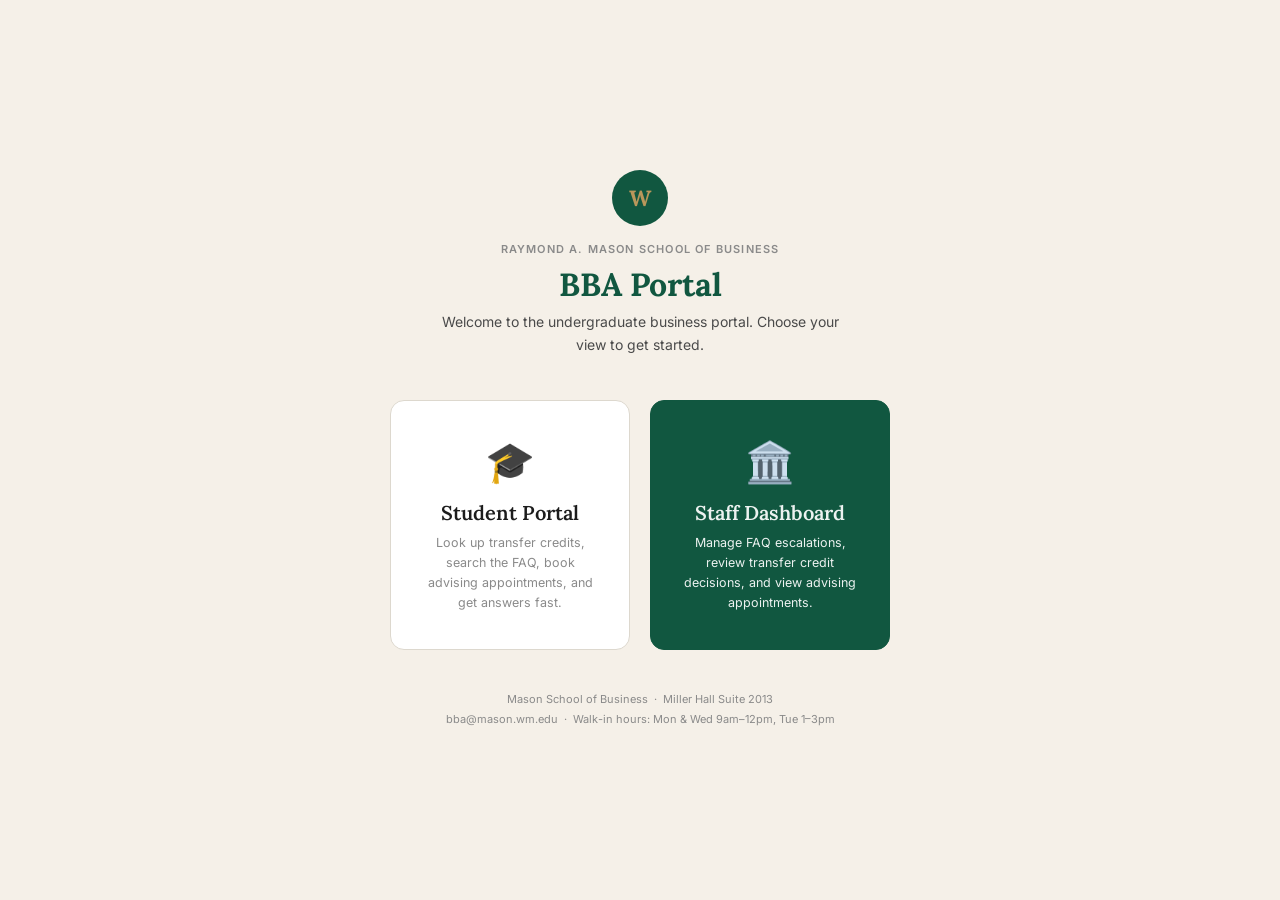
<file: index.html>
<!DOCTYPE html>
<html lang="en">
<head>
<meta charset="UTF-8">
<meta name="viewport" content="width=device-width, initial-scale=1.0">
<title>Mason BBA Portal</title>
<link href="https://fonts.googleapis.com/css2?family=Lora:ital,wght@0,400;0,600;0,700&family=Inter:wght@300;400;500;600&display=swap" rel="stylesheet">
<style>
*,*::before,*::after{box-sizing:border-box;margin:0;padding:0}
body{font-family:'Inter',sans-serif;background:#F5F0E8;min-height:100vh;display:flex;flex-direction:column;align-items:center;justify-content:center;padding:32px 20px}
.seal{width:56px;height:56px;background:#115740;border-radius:50%;display:flex;align-items:center;justify-content:center;margin:0 auto 16px;font-family:'Lora',serif;font-size:22px;font-weight:700;color:#B9975B}
.eyebrow{font-size:11px;font-weight:600;letter-spacing:1.2px;text-transform:uppercase;color:#8A8A8A;margin-bottom:8px;text-align:center}
h1{font-family:'Lora',serif;font-size:32px;font-weight:700;color:#115740;margin-bottom:6px;text-align:center}
.sub{font-size:14px;color:#4A4A4A;margin-bottom:44px;text-align:center;max-width:420px;line-height:1.6}
.cards{display:flex;gap:20px;flex-wrap:wrap;justify-content:center;max-width:640px;width:100%}
.card{background:#fff;border:1.5px solid #DDD8CE;border-radius:14px;padding:36px 32px;cursor:pointer;transition:all .2s;text-align:center;width:240px;text-decoration:none;display:block}
.card:hover{border-color:#115740;box-shadow:0 8px 32px rgba(0,0,0,.12);transform:translateY(-3px)}
.card-icon{font-size:40px;margin-bottom:14px}
.card-title{font-family:'Lora',serif;font-size:20px;font-weight:600;color:#1C1C1C;margin-bottom:8px}
.card-desc{font-size:12.5px;color:#8A8A8A;line-height:1.6}
.card.staff{background:#115740;border-color:#115740}
.card.staff .card-title,.card.staff .card-desc{color:rgba(255,255,255,.92)}
.card.staff:hover{background:#0d4230}
.footer{margin-top:40px;font-size:11px;color:#8A8A8A;text-align:center;line-height:1.8}
</style>
</head>
<body>
<div class="seal">W</div>
<p class="eyebrow">Raymond A. Mason School of Business</p>
<h1>BBA Portal</h1>
<p class="sub">Welcome to the undergraduate business portal. Choose your view to get started.</p>

<div class="cards">
  <a href="student.html" class="card">
    <div class="card-icon">🎓</div>
    <div class="card-title">Student Portal</div>
    <div class="card-desc">Look up transfer credits, search the FAQ, book advising appointments, and get answers fast.</div>
  </a>
  <a href="login.html" class="card staff">
    <div class="card-icon">🏛️</div>
    <div class="card-title">Staff Dashboard</div>
    <div class="card-desc">Manage FAQ escalations, review transfer credit decisions, and view advising appointments.</div>
  </a>
</div>

<div class="footer">
  Mason School of Business &nbsp;·&nbsp; Miller Hall Suite 2013<br>
  bba@mason.wm.edu &nbsp;·&nbsp; Walk-in hours: Mon &amp; Wed 9am–12pm, Tue 1–3pm
</div>
</body>
</html>
</file>
